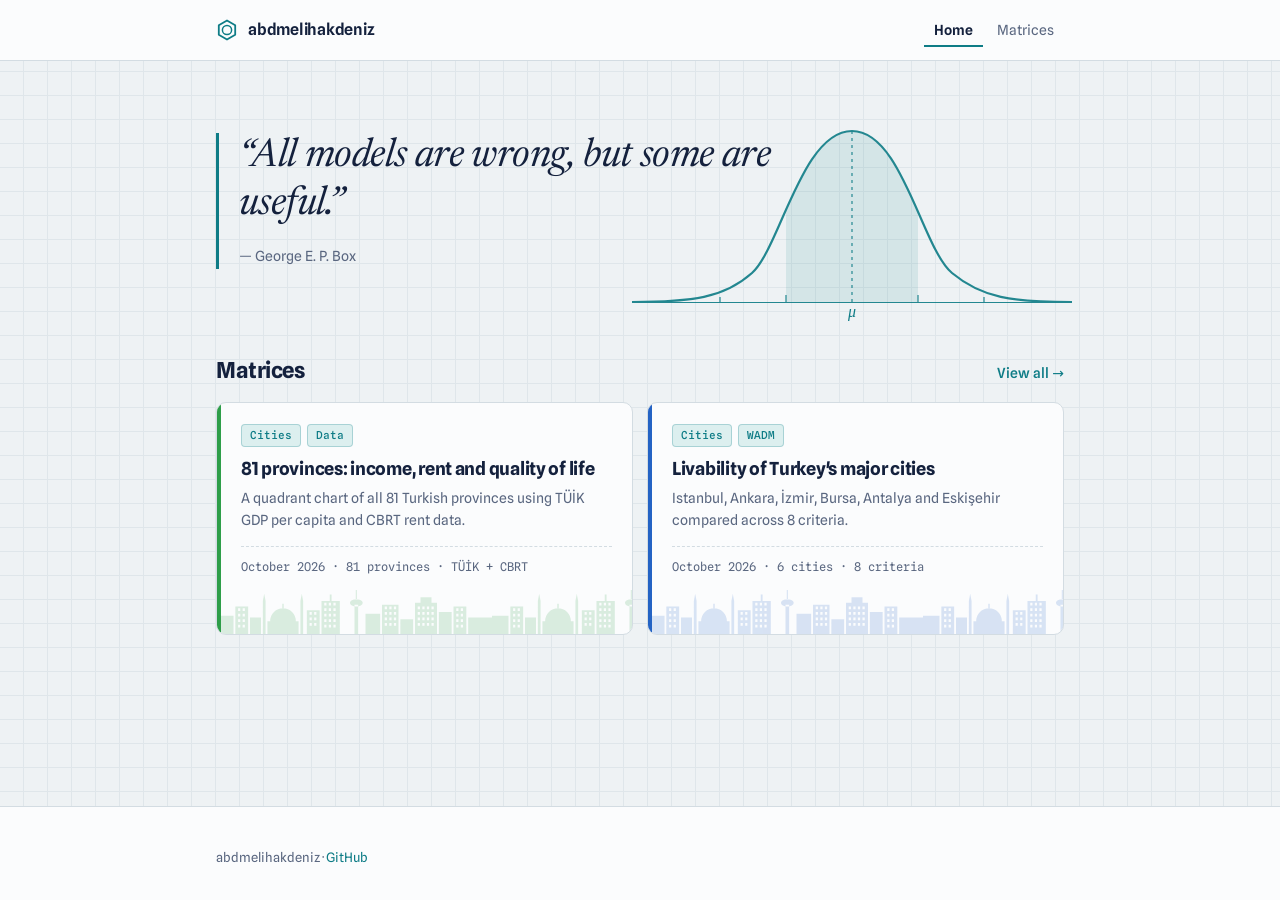
<file: index.html>
<!doctype html>
<html lang="en">
<head>
<meta charset="utf-8">
<meta name="viewport" content="width=device-width, initial-scale=1">
<title>abdmelihakdeniz</title>
<meta name="description" content="Decision matrices and data notes.">
<link rel="stylesheet" href="style.css">
</head>
<body>
<header class="site">
  <div class="container">
    <a class="brand" href="./">abdmelihakdeniz</a>
    <nav><a class="active" href="./">Home</a><a href="matrices/">Matrices</a></nav>
  </div>
</header>

<main class="container">
  <section class="hero">
    <blockquote class="quote">
      <p>“All models are wrong, but some are useful.”</p>
      <cite>— George E. P. Box</cite>
    </blockquote>
  </section>

  <div class="section-head">
    <h2>Matrices</h2>
    <a href="matrices/">View all →</a>
  </div>
  <div class="cards">
    <a class="card" data-topic="cities" href="matrices/provinces.html">
      <span class="tag">Cities</span><span class="tag">Data</span>
      <h3>81 provinces: income, rent and quality of life</h3>
      <p>A quadrant chart of all 81 Turkish provinces using TÜİK GDP per capita and CBRT rent data.</p>
      <div class="meta">October 2026 · 81 provinces · TÜİK + CBRT</div>
    </a>
    <a class="card" data-topic="cities" href="matrices/livability.html">
      <span class="tag">Cities</span><span class="tag">WADM</span>
      <h3>Livability of Turkey's major cities</h3>
      <p>Istanbul, Ankara, İzmir, Bursa, Antalya and Eskişehir compared across 8 criteria.</p>
      <div class="meta">October 2026 · 6 cities · 8 criteria</div>
    </a>
  </div>
</main>

<footer>
  <div class="container">abdmelihakdeniz · <a href="https://github.com/abdmelihakdeniz">GitHub</a></div>
</footer>
</body>
</html>
</file>
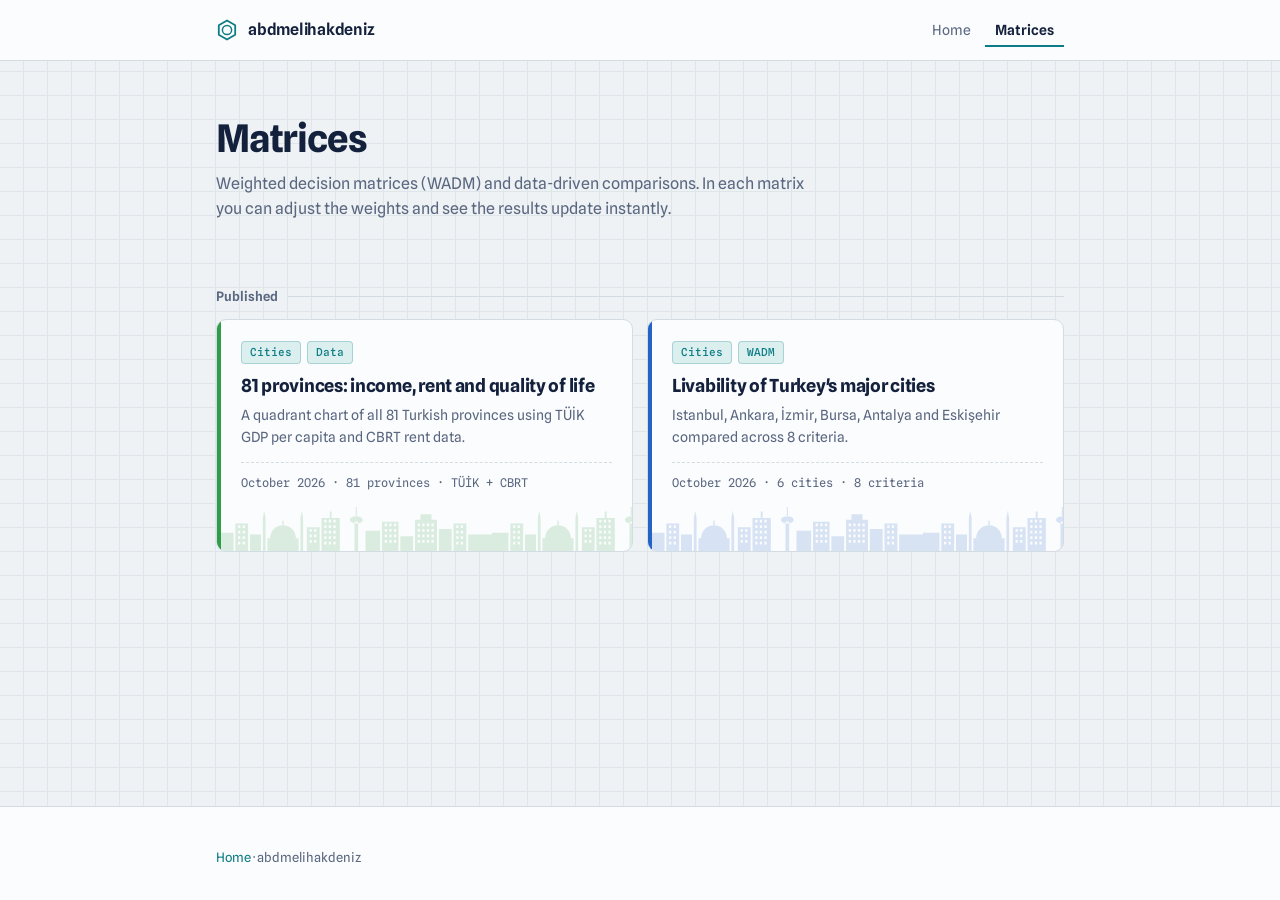
<file: matrices/index.html>
<!doctype html>
<html lang="en">
<head>
<meta charset="utf-8">
<meta name="viewport" content="width=device-width, initial-scale=1">
<title>Matrices · abdmelihakdeniz</title>
<meta name="description" content="Weighted decision matrices and data-driven comparisons.">
<link rel="stylesheet" href="../style.css">
</head>
<body>
<header class="site">
  <div class="container">
    <a class="brand" href="../">abdmelihakdeniz</a>
    <nav><a href="../">Home</a><a class="active" href="./">Matrices</a></nav>
  </div>
</header>

<main class="container">
  <section class="hero">
    <h1>Matrices</h1>
    <p>Weighted decision matrices (WADM) and data-driven comparisons. In each matrix you can adjust the weights and see the results update instantly.</p>
  </section>

  <div class="eyebrow">Published</div>
  <div class="cards">
    <a class="card" data-topic="cities" href="provinces.html">
      <span class="tag">Cities</span><span class="tag">Data</span>
      <h3>81 provinces: income, rent and quality of life</h3>
      <p>A quadrant chart of all 81 Turkish provinces using TÜİK GDP per capita and CBRT rent data.</p>
      <div class="meta">October 2026 · 81 provinces · TÜİK + CBRT</div>
    </a>
    <a class="card" data-topic="cities" href="livability.html">
      <span class="tag">Cities</span><span class="tag">WADM</span>
      <h3>Livability of Turkey's major cities</h3>
      <p>Istanbul, Ankara, İzmir, Bursa, Antalya and Eskişehir compared across 8 criteria.</p>
      <div class="meta">October 2026 · 6 cities · 8 criteria</div>
    </a>
  </div>
</main>

<footer>
  <div class="container"><a href="../">Home</a> · abdmelihakdeniz</div>
</footer>
</body>
</html>
</file>
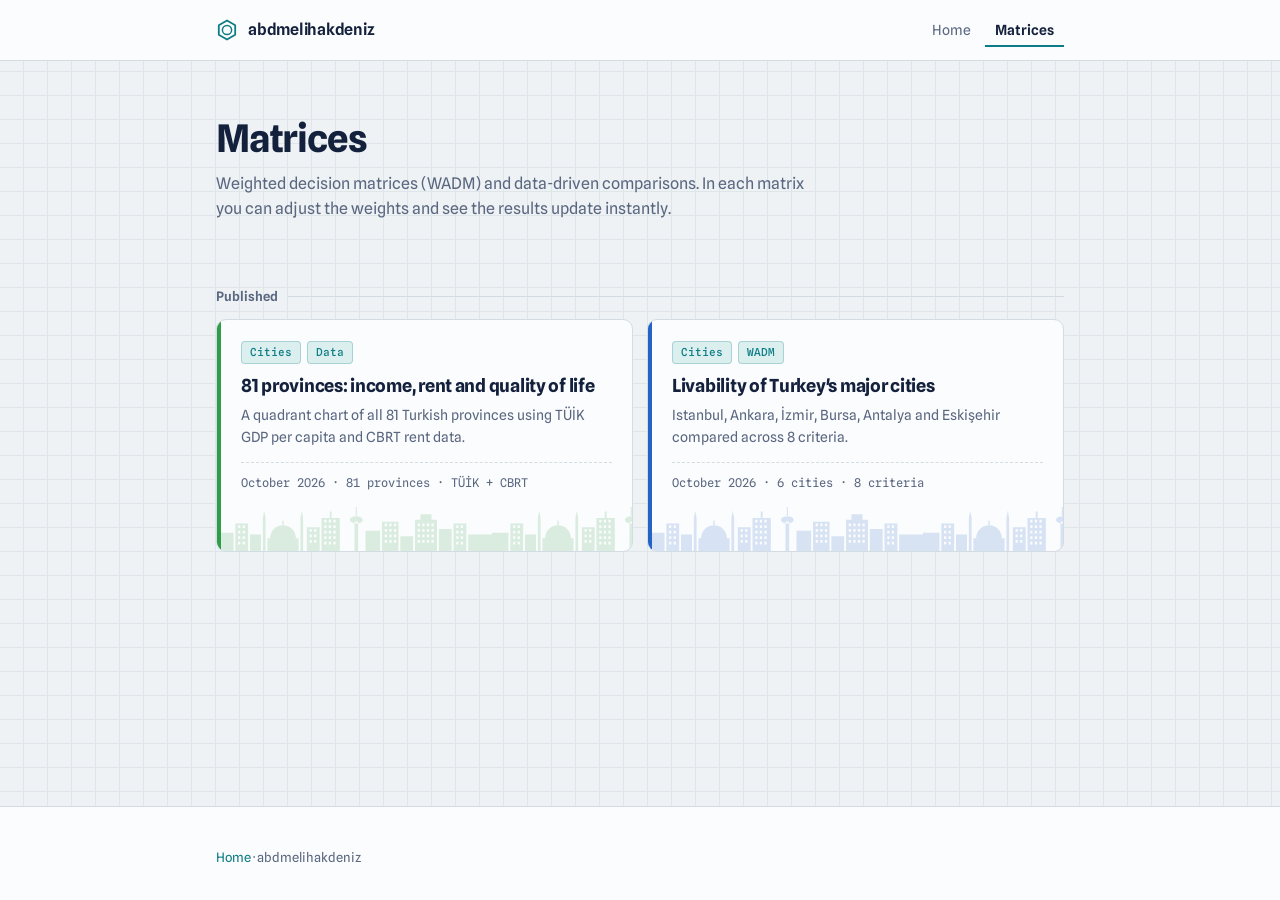
<file: matrisler/index.html>
<!doctype html>
<html lang="en"><head><meta charset="utf-8"><title>Redirecting…</title>
<meta http-equiv="refresh" content="0; url=../matrices/"><link rel="canonical" href="../matrices/">
<script>location.replace("../matrices/"+location.hash)</script></head>
<body><p>This page has moved to <a href="../matrices/">../matrices/</a>.</p></body></html>
</file>
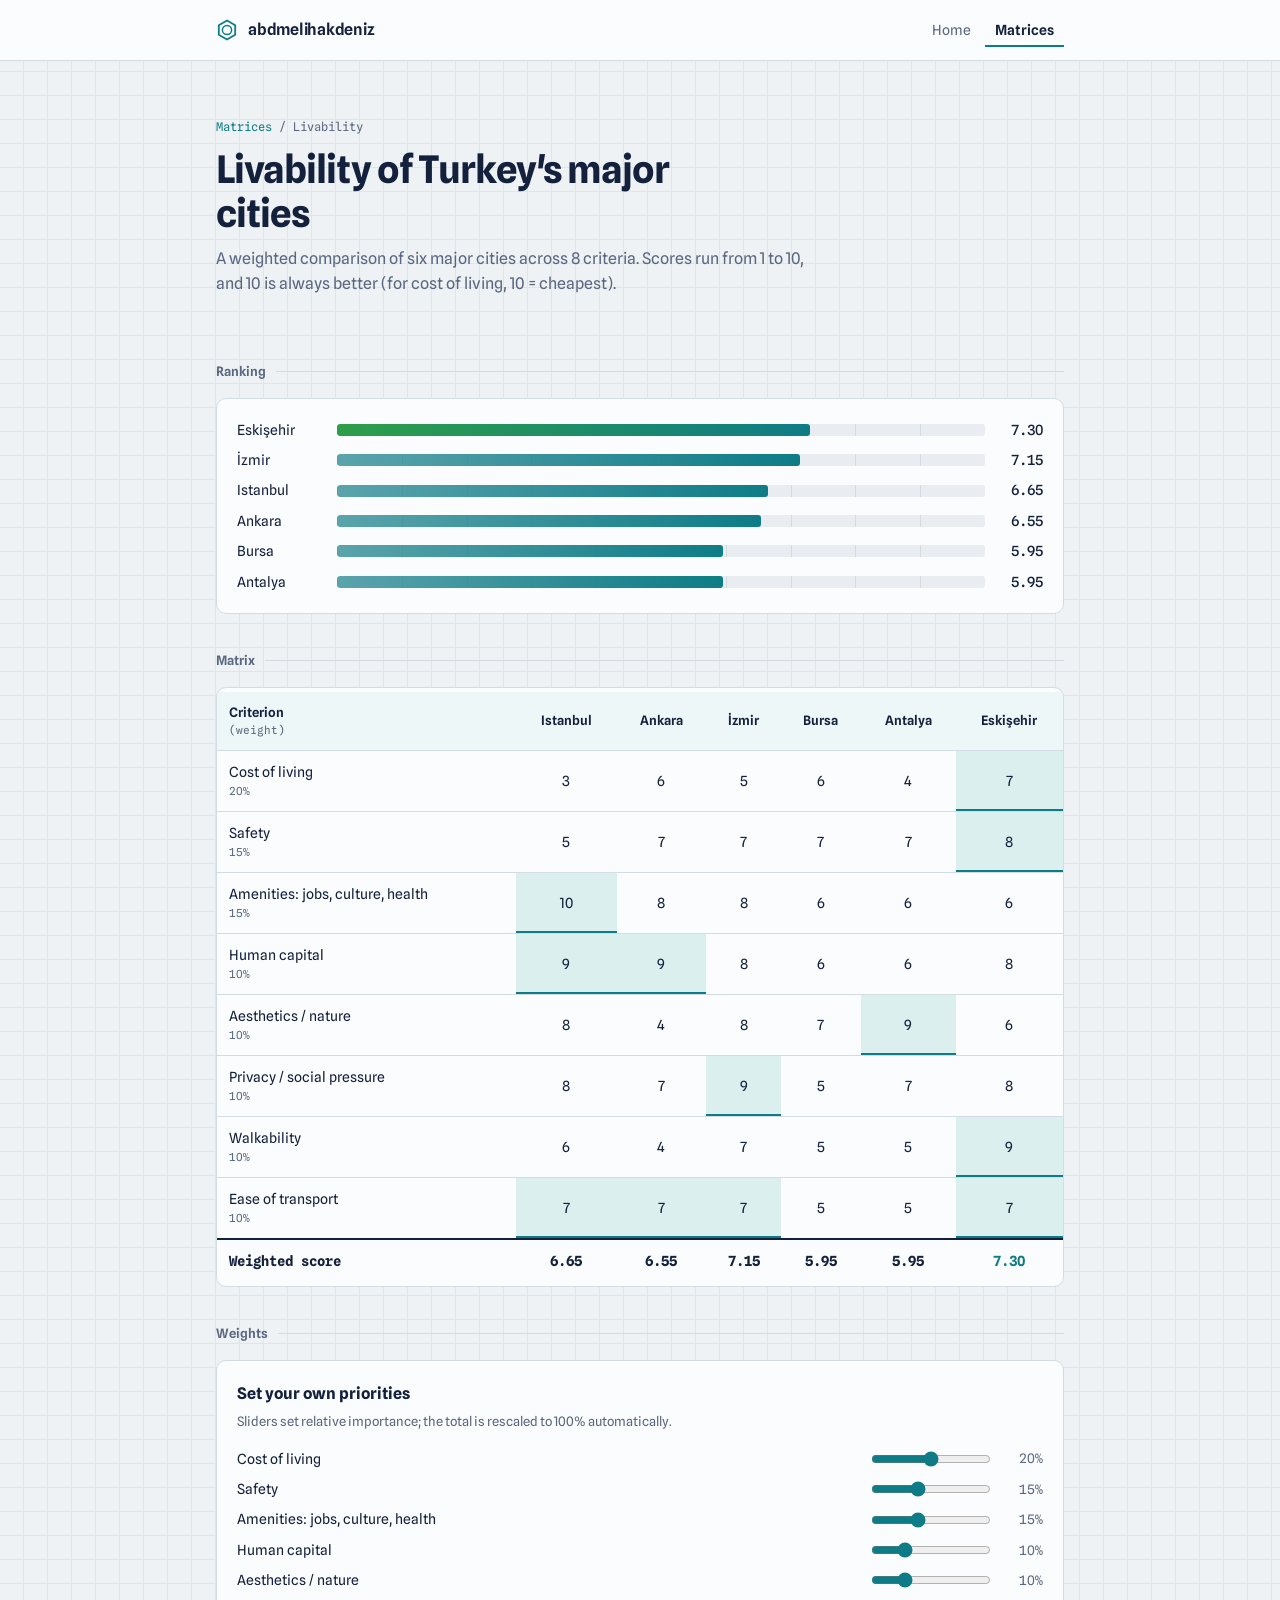
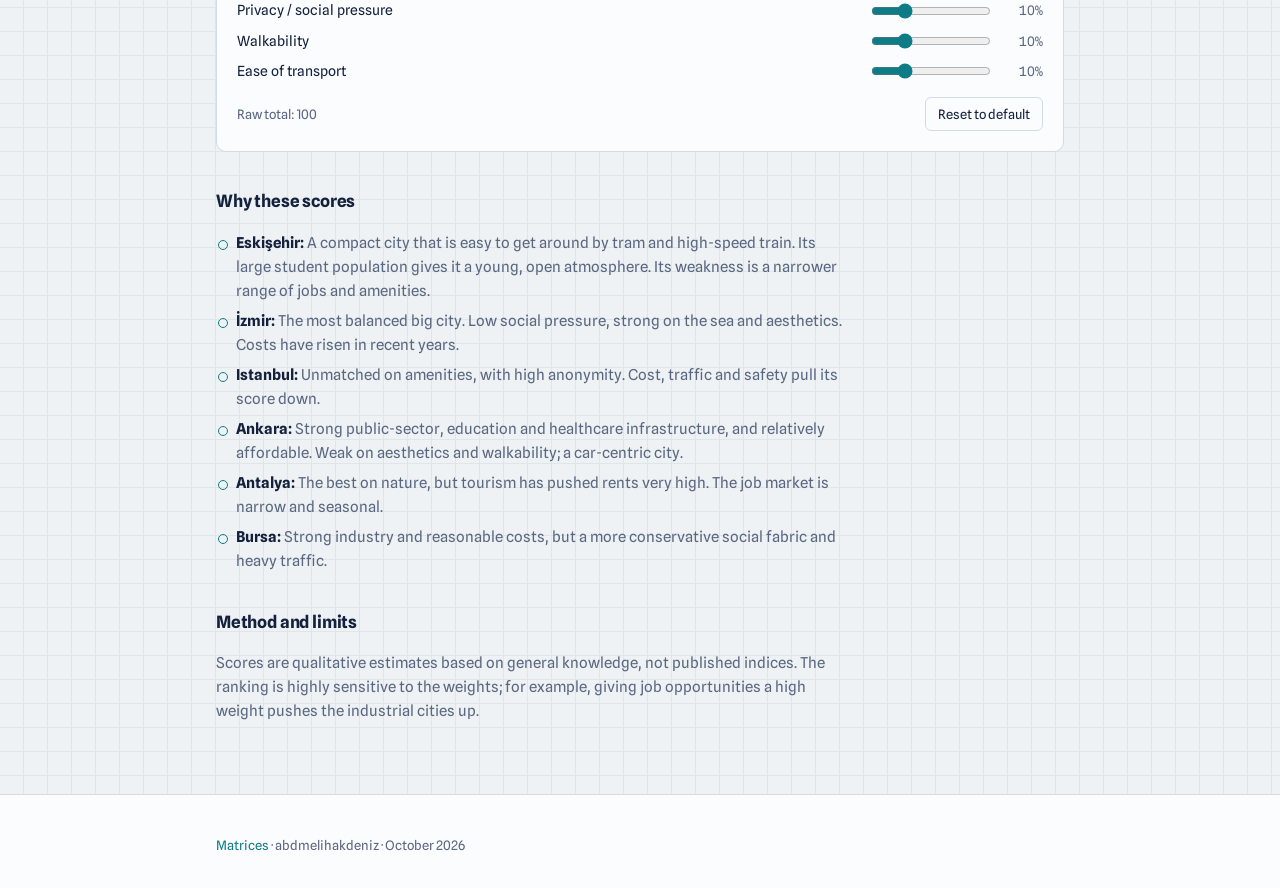
<file: matrices/livability.html>
<!doctype html>
<html lang="en">
<head>
<meta charset="utf-8">
<meta name="viewport" content="width=device-width, initial-scale=1">
<title>Livability matrix · Matrices · abdmelihakdeniz</title>
<meta name="description" content="A weighted decision matrix comparing Turkey's major cities across 8 criteria.">
<link rel="stylesheet" href="../style.css">
</head>
<body>
<header class="site">
  <div class="container">
    <a class="brand" href="../">abdmelihakdeniz</a>
    <nav><a href="../">Home</a><a class="active" href="./">Matrices</a></nav>
  </div>
</header>

<main class="container">
  <section class="hero">
    <p class="crumb"><a href="./">Matrices</a> / Livability</p>
    <h1>Livability of Turkey's major cities</h1>
    <p>A weighted comparison of six major cities across 8 criteria. Scores run from 1 to 10, and 10 is always better (for cost of living, 10 = cheapest).</p>
  </section>

  <div class="eyebrow">Ranking</div>
  <div class="panel"><div class="ranking" id="ranking"></div></div>

  <div class="eyebrow">Matrix</div>
  <div class="panel">
    <div class="table-wrap">
      <table>
        <thead><tr id="head"></tr></thead>
        <tbody id="body"></tbody>
        <tfoot><tr id="foot"></tr></tfoot>
      </table>
    </div>
  </div>

  <div class="eyebrow">Weights</div>
  <div class="panel">
    <div class="weights">
      <h2>Set your own priorities</h2>
      <p>Sliders set relative importance; the total is rescaled to 100% automatically.</p>
      <div id="weights"></div>
      <div class="w-foot"><span id="sum"></span><button id="reset" type="button">Reset to default</button></div>
    </div>
  </div>

  <section class="notes">
    <h2>Why these scores</h2>
    <ul>
      <li><strong>Eskişehir:</strong> A compact city that is easy to get around by tram and high-speed train. Its large student population gives it a young, open atmosphere. Its weakness is a narrower range of jobs and amenities.</li>
      <li><strong>İzmir:</strong> The most balanced big city. Low social pressure, strong on the sea and aesthetics. Costs have risen in recent years.</li>
      <li><strong>Istanbul:</strong> Unmatched on amenities, with high anonymity. Cost, traffic and safety pull its score down.</li>
      <li><strong>Ankara:</strong> Strong public-sector, education and healthcare infrastructure, and relatively affordable. Weak on aesthetics and walkability; a car-centric city.</li>
      <li><strong>Antalya:</strong> The best on nature, but tourism has pushed rents very high. The job market is narrow and seasonal.</li>
      <li><strong>Bursa:</strong> Strong industry and reasonable costs, but a more conservative social fabric and heavy traffic.</li>
    </ul>
    <h2>Method and limits</h2>
    <p>Scores are qualitative estimates based on general knowledge, not published indices. The ranking is highly sensitive to the weights; for example, giving job opportunities a high weight pushes the industrial cities up.</p>
  </section>
</main>

<footer>
  <div class="container"><a href="./">Matrices</a> · abdmelihakdeniz · October 2026</div>
</footer>

<script>
const cities = ["Istanbul","Ankara","İzmir","Bursa","Antalya","Eskişehir"];
const criteria = [
  { name: "Cost of living",                 w: 20, s: [3,6,5,6,4,7] },
  { name: "Safety",                         w: 15, s: [5,7,7,7,7,8] },
  { name: "Amenities: jobs, culture, health", w: 15, s: [10,8,8,6,6,6] },
  { name: "Human capital",                  w: 10, s: [9,9,8,6,6,8] },
  { name: "Aesthetics / nature",            w: 10, s: [8,4,8,7,9,6] },
  { name: "Privacy / social pressure",      w: 10, s: [8,7,9,5,7,8] },
  { name: "Walkability",                    w: 10, s: [6,4,7,5,5,9] },
  { name: "Ease of transport",              w: 10, s: [7,7,7,5,5,7] }
];
const defaults = criteria.map(c => c.w);
const fmt = n => n.toLocaleString("en-US", { minimumFractionDigits: 2, maximumFractionDigits: 2 });

document.getElementById("head").innerHTML =
  `<th>Criterion <span class="w">(weight)</span></th>` + cities.map(c => `<th>${c}</th>`).join("");

const wBox = document.getElementById("weights");
criteria.forEach((c, i) => {
  const row = document.createElement("div");
  row.className = "w-row";
  row.innerHTML = `<label for="w${i}">${c.name}</label>
    <input id="w${i}" type="range" min="0" max="40" step="1" value="${c.w}">
    <output id="o${i}"></output>`;
  wBox.appendChild(row);
  row.querySelector("input").addEventListener("input", e => { c.w = +e.target.value; render(); });
});
document.getElementById("reset").addEventListener("click", () => {
  criteria.forEach((c, i) => { c.w = defaults[i]; document.getElementById("w" + i).value = c.w; });
  render();
});

function render() {
  const total = criteria.reduce((a, c) => a + c.w, 0) || 1;
  const norm = criteria.map(c => c.w / total);
  const scores = cities.map((_, j) => criteria.reduce((a, c, i) => a + c.s[j] * norm[i], 0));
  const best = Math.max(...scores);

  document.getElementById("body").innerHTML = criteria.map((c, i) => {
    const mx = Math.max(...c.s);
    return `<tr><td class="crit">${c.name}<span class="w">${Math.round(norm[i] * 100)}%</span></td>` +
      c.s.map(v => `<td class="${v === mx ? "hi" : ""}">${v}</td>`).join("") + `</tr>`;
  }).join("");

  document.getElementById("foot").innerHTML = `<td>Weighted score</td>` +
    scores.map(s => `<td class="score ${Math.abs(s - best) < 1e-9 ? "top" : ""}">${fmt(s)}</td>`).join("");

  criteria.forEach((c, i) => { document.getElementById("o" + i).textContent = Math.round(norm[i] * 100) + "%"; });
  document.getElementById("sum").textContent = "Raw total: " + total;

  const order = cities.map((c, j) => ({ c, s: scores[j] })).sort((a, b) => b.s - a.s);
  document.getElementById("ranking").innerHTML = order.map(o =>
    `<div class="bar-row"><span>${o.c}</span><div class="bar"><i style="width:${o.s * 10}%"></i></div><b>${fmt(o.s)}</b></div>`
  ).join("");
}
render();
</script>
</body>
</html>
</file>
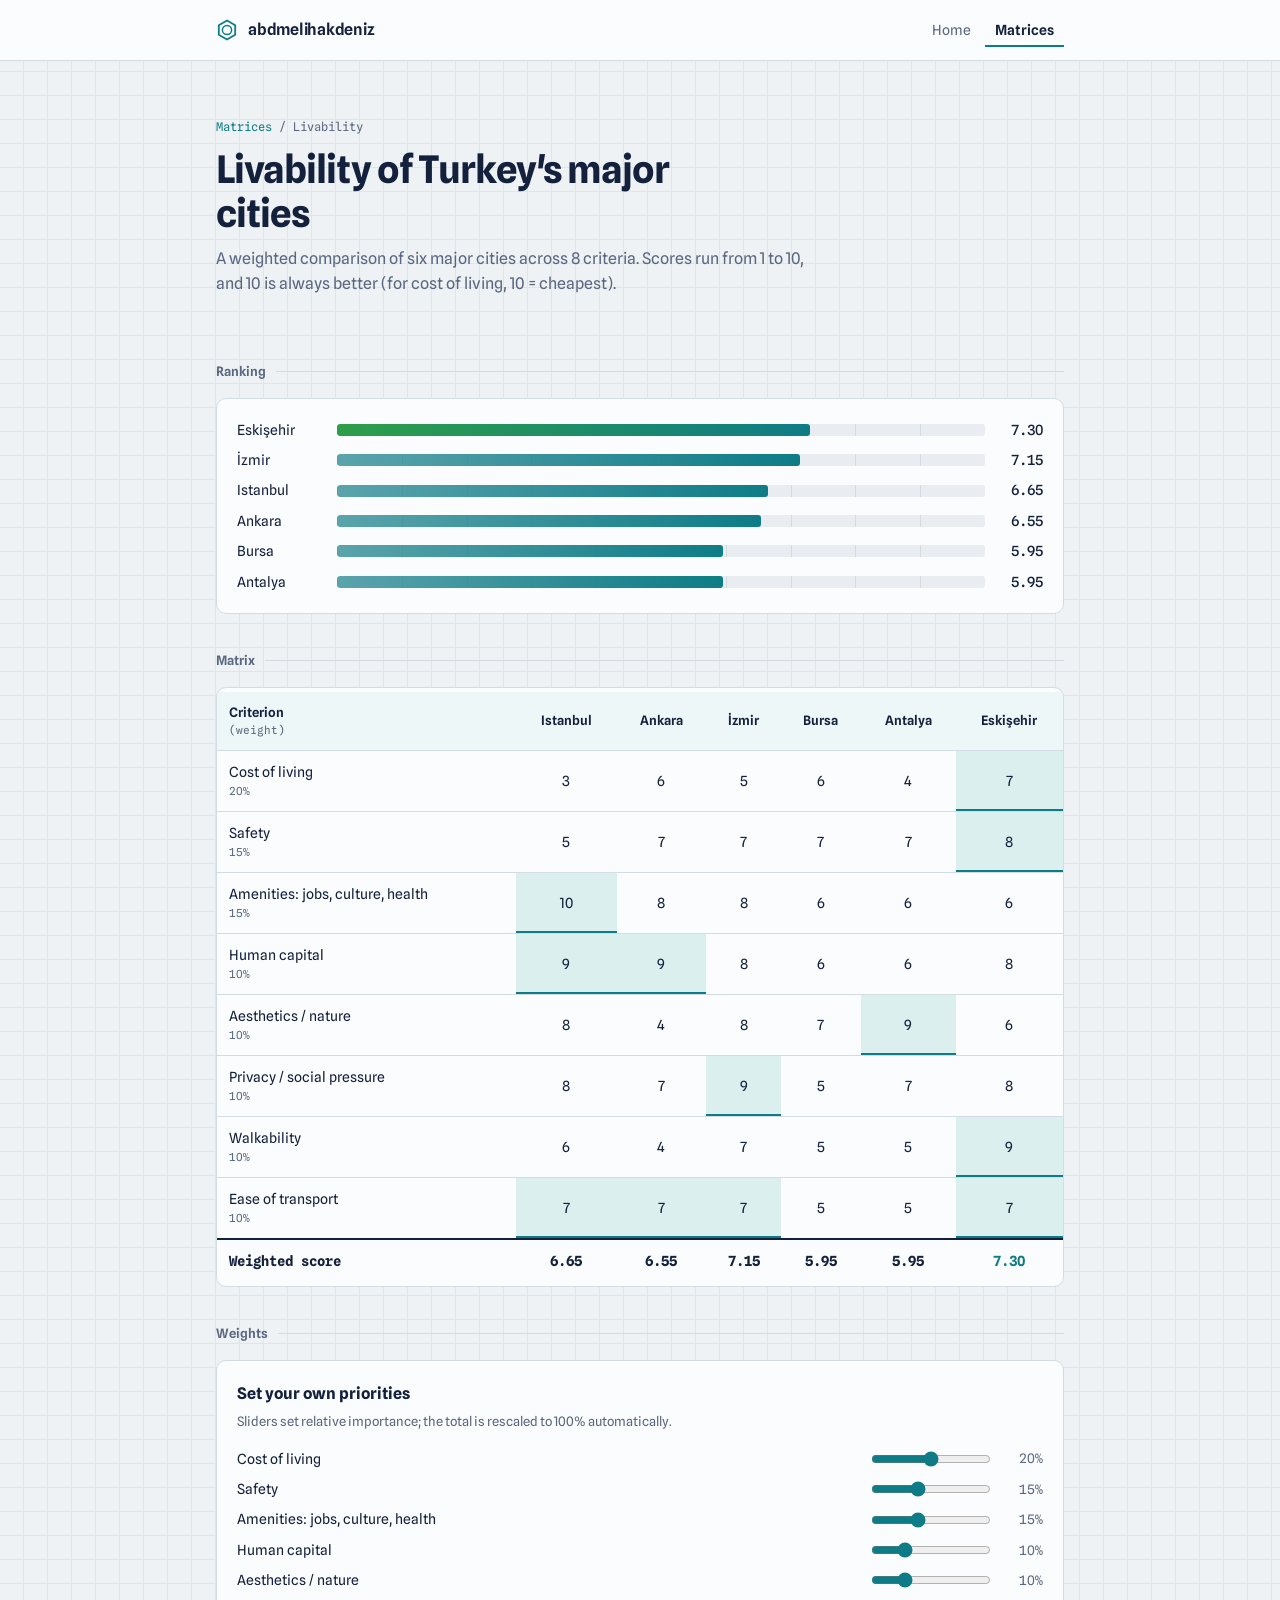
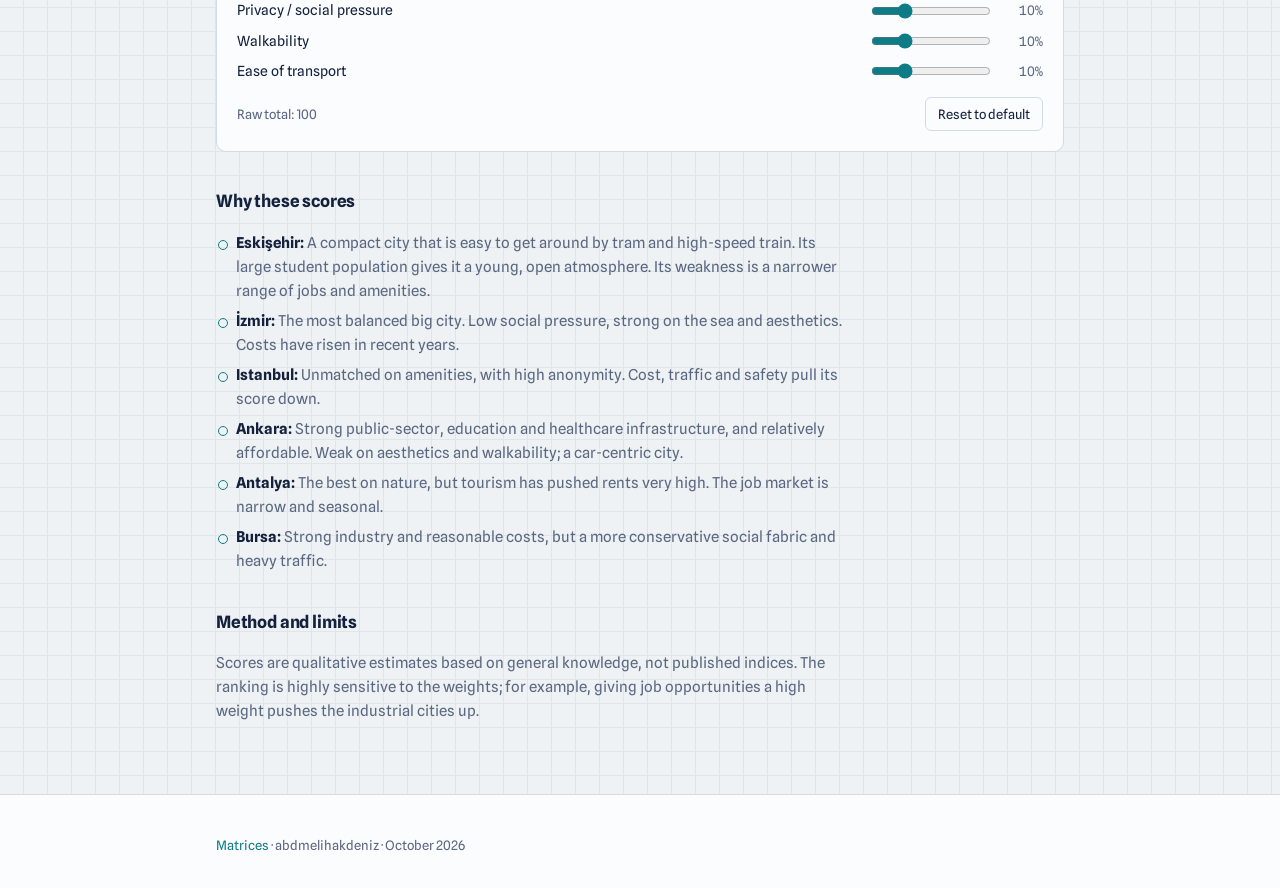
<file: matrisler/livability.html>
<!doctype html>
<html lang="en"><head><meta charset="utf-8"><title>Redirecting…</title>
<meta http-equiv="refresh" content="0; url=../matrices/livability.html"><link rel="canonical" href="../matrices/livability.html">
<script>location.replace("../matrices/livability.html"+location.hash)</script></head>
<body><p>This page has moved to <a href="../matrices/livability.html">../matrices/livability.html</a>.</p></body></html>
</file>
<file: style.css>
/* ------------------------------------------------------------------
   abdmelihakdeniz — "lab bench" theme
   Graph-paper ground, universal-indicator colours as the categorical palette, a benzene
   ring mark, and a normal distribution behind the hero quote.
   ------------------------------------------------------------------ */
@import url("https://fonts.googleapis.com/css2?family=Spline+Sans:wght@400;500;600;700&family=Spline+Sans+Mono:wght@400;500&family=Newsreader:ital,opsz,wght@1,6..72,400;1,6..72,500&display=swap");

:root {
  --bg: #eef2f4;          /* graph paper */
  --grid: #dfe6ea;        /* paper lines */
  --surface: #fbfcfd;
  --text: #14213d;        /* lab-notebook navy */
  --muted: #5a6780;
  --border: #d3dce2;
  --accent: #0e7c86;      /* agarose teal */
  --accent-soft: #dcefef;

  /* universal indicator: acid → neutral → base */
  --ph-1: #d64545;
  --ph-4: #e08a1e;
  --ph-7: #2e9e49;
  --ph-10: #2463c4;
  --ph-13: #6a3fb8;

  --radius: 10px;
  --radius-sm: 6px;
  --font-sans: "Spline Sans", system-ui, -apple-system, "Segoe UI", sans-serif;
  --font-mono: "Spline Sans Mono", ui-monospace, "SF Mono", Menlo, monospace;
  --font-serif: "Newsreader", Georgia, "Times New Roman", serif;
}
@media (prefers-color-scheme: dark) {
  :root {
    --bg: #0c1520;
    --grid: #131f2c;
    --surface: #111d29;
    --text: #e3ecf1;
    --muted: #93a3b5;
    --border: #22323f;
    --accent: #4fc3c9;
    --accent-soft: #123139;
    --ph-1: #ef6b6b;
    --ph-4: #f0a64a;
    --ph-7: #57c46f;
    --ph-10: #5b93ea;
    --ph-13: #9d7bea;
  }
}

* { box-sizing: border-box; }
html { -webkit-text-size-adjust: 100%; }
body {
  margin: 0;
  background-color: var(--bg);
  background-image:
    linear-gradient(var(--grid) 1px, transparent 1px),
    linear-gradient(90deg, var(--grid) 1px, transparent 1px);
  background-size: 24px 24px;
  background-position: -1px -1px;
  color: var(--text);
  font-family: var(--font-sans);
  font-size: 16px;
  line-height: 1.6;
  font-feature-settings: "ss01";
  min-height: 100vh; display: flex; flex-direction: column;
}
body > main { flex: 1 0 auto; width: 100%; }
::selection { background: var(--accent); color: var(--surface); }

a { color: var(--accent); text-decoration: none; }
a:hover { text-decoration: underline; text-underline-offset: 3px; }
:focus-visible { outline: 2px solid var(--accent); outline-offset: 3px; border-radius: 4px; }

.container { max-width: 880px; margin: 0 auto; padding: 0 16px; }

/* ---------- header ---------- */
header.site {
  position: relative;
  background: var(--surface);
  border-bottom: 1px solid var(--border);
}

header.site .container {
  display: flex; align-items: center; justify-content: space-between;
  height: 60px;
}
.brand {
  display: inline-flex; align-items: center; gap: 10px;
  font-weight: 600; color: var(--text); letter-spacing: -0.015em;
}
.brand::before {
  /* benzene ring */
  content: ""; width: 22px; height: 22px; flex: none;
  background: var(--accent);
  -webkit-mask: url("data:image/svg+xml,%3Csvg xmlns='http://www.w3.org/2000/svg' viewBox='0 0 22 22'%3E%3Cpath d='M11 1.5 19.2 6.25v9.5L11 20.5 2.8 15.75v-9.5Z' fill='none' stroke='black' stroke-width='1.8' stroke-linejoin='round'/%3E%3Ccircle cx='11' cy='11' r='4.6' fill='none' stroke='black' stroke-width='1.5'/%3E%3C/svg%3E") center / contain no-repeat;
          mask: url("data:image/svg+xml,%3Csvg xmlns='http://www.w3.org/2000/svg' viewBox='0 0 22 22'%3E%3Cpath d='M11 1.5 19.2 6.25v9.5L11 20.5 2.8 15.75v-9.5Z' fill='none' stroke='black' stroke-width='1.8' stroke-linejoin='round'/%3E%3Ccircle cx='11' cy='11' r='4.6' fill='none' stroke='black' stroke-width='1.5'/%3E%3C/svg%3E") center / contain no-repeat;
}
.brand:hover { text-decoration: none; }
.brand span { color: var(--accent); }

nav { display: flex; gap: 4px; }
nav a {
  color: var(--muted); font-size: 14px; padding: 6px 10px; border-radius: var(--radius-sm);
}
nav a:hover { color: var(--text); background: var(--accent-soft); text-decoration: none; }
nav a.active { color: var(--text); font-weight: 600; box-shadow: inset 0 -2px 0 var(--accent); border-radius: 0; }

/* ---------- hero ---------- */
.hero { position: relative; padding: 56px 0 28px; }
.hero h1 {
  font-size: clamp(28px, 4.4vw, 38px); line-height: 1.15; margin: 0 0 10px;
  letter-spacing: -0.025em; font-weight: 700; max-width: 22ch;
}
.hero p { color: var(--muted); margin: 0; max-width: 60ch; }

/* the quote sits on top of a normal distribution with ±1σ shaded */
.hero:has(blockquote.quote) { padding: 72px 0 40px; }
.hero:has(blockquote.quote)::before {
  content: "";
  position: absolute; z-index: 0; right: -8px; bottom: 6px;
  width: min(440px, 70%); aspect-ratio: 440 / 200;
  background: var(--accent);
  opacity: .9;
  -webkit-mask: url("data:image/svg+xml,%3Csvg xmlns='http://www.w3.org/2000/svg' viewBox='0 0 440 200'%3E%3Cpath d='M154 200V108C170 66 196 28 220 28s50 38 66 80v92Z' fill='black' fill-opacity='.13'/%3E%3Cpath d='M0 199C60 199 92 195 120 170S170 28 220 28 290 145 320 170 380 199 440 199' fill='none' stroke='black' stroke-width='2.2'/%3E%3Cpath d='M220 28v172' stroke='black' stroke-width='1.2' stroke-dasharray='3 4'/%3E%3Cpath d='M154 192v8M286 192v8M88 194v6M352 194v6M0 199.5h440' stroke='black' stroke-width='1.2'/%3E%3C/svg%3E") center / contain no-repeat;
          mask: url("data:image/svg+xml,%3Csvg xmlns='http://www.w3.org/2000/svg' viewBox='0 0 440 200'%3E%3Cpath d='M154 200V108C170 66 196 28 220 28s50 38 66 80v92Z' fill='black' fill-opacity='.13'/%3E%3Cpath d='M0 199C60 199 92 195 120 170S170 28 220 28 290 145 320 170 380 199 440 199' fill='none' stroke='black' stroke-width='2.2'/%3E%3Cpath d='M220 28v172' stroke='black' stroke-width='1.2' stroke-dasharray='3 4'/%3E%3Cpath d='M154 192v8M286 192v8M88 194v6M352 194v6M0 199.5h440' stroke='black' stroke-width='1.2'/%3E%3C/svg%3E") center / contain no-repeat;
  pointer-events: none;
}
.hero:has(blockquote.quote)::after {
  content: "μ";
  position: absolute; right: calc(min(440px, 70%) / 2 - 8px - 4px); bottom: -18px;
  font-family: var(--font-serif); font-style: italic; font-size: 16px; color: var(--accent);
}
.hero > * { position: relative; z-index: 1; }

.eyebrow {
  font-size: 13px; font-weight: 600; color: var(--muted); margin: 36px 0 12px;
  display: flex; align-items: center; gap: 10px;
}
.eyebrow::after { content: ""; flex: 1; height: 1px; background: var(--border); }

/* ---------- cards: indicator edge + a skeletal molecule ---------- */
.cards { display: grid; gap: 14px; grid-template-columns: repeat(auto-fill, minmax(280px, 1fr)); }
.card {
  --ind: var(--ph-7);
  position: relative; display: block;
  background: var(--surface); border: 1px solid var(--border);
  border-radius: var(--radius); padding: 18px 20px 16px 24px; color: var(--text);
  overflow: hidden;
  transition: border-color .15s, box-shadow .15s;
}
.cards .card:nth-child(5n+2) { --ind: var(--ph-10); }
.cards .card:nth-child(5n+3) { --ind: var(--ph-4); }
.cards .card:nth-child(5n+4) { --ind: var(--ph-13); }
.cards .card:nth-child(5n+5) { --ind: var(--ph-1); }
.card::before {
  content: ""; position: absolute; left: 0; top: 0; bottom: 0; width: 4px;
  background: var(--ind);
  transition: width .2s;
}
.card::after {
  /* skeletal formula: two fused rings with a side chain */
  content: ""; position: absolute; top: 12px; right: 12px; width: 76px; height: 52px;
  background: var(--ind); opacity: .22; pointer-events: none;
  -webkit-mask: url("data:image/svg+xml,%3Csvg xmlns='http://www.w3.org/2000/svg' viewBox='0 0 76 52'%3E%3Cg fill='none' stroke='black' stroke-width='1.6' stroke-linejoin='round' stroke-linecap='round'%3E%3Cpath d='M14 8 26 15v14l-12 7-12-7V15Z'/%3E%3Cpath d='M26 15 38 8l12 7v14l-12 7-12-7'/%3E%3Cpath d='M50 15 62 8l12 7M62 8V1'/%3E%3Cpath d='M17.5 13.5 23 16.7M17.5 30.5 23 27.3M41.5 13.5 47 16.7M41.5 30.5 47 27.3M5 16.7v10.6'/%3E%3C/g%3E%3C/svg%3E") top right / contain no-repeat;
          mask: url("data:image/svg+xml,%3Csvg xmlns='http://www.w3.org/2000/svg' viewBox='0 0 76 52'%3E%3Cg fill='none' stroke='black' stroke-width='1.6' stroke-linejoin='round' stroke-linecap='round'%3E%3Cpath d='M14 8 26 15v14l-12 7-12-7V15Z'/%3E%3Cpath d='M26 15 38 8l12 7v14l-12 7-12-7'/%3E%3Cpath d='M50 15 62 8l12 7M62 8V1'/%3E%3Cpath d='M17.5 13.5 23 16.7M17.5 30.5 23 27.3M41.5 13.5 47 16.7M41.5 30.5 47 27.3M5 16.7v10.6'/%3E%3C/g%3E%3C/svg%3E") top right / contain no-repeat;
  transition: opacity .2s;
}
.card:hover {
  border-color: var(--ind); text-decoration: none;
  box-shadow: 0 1px 0 var(--border), 0 10px 24px -16px color-mix(in srgb, var(--ind) 60%, transparent);
}
.card:hover::before { width: 6px; }
.card:hover::after { opacity: .45; }
.card > * { position: relative; }

/* city cards: a skyline (mosque, TV tower, blocks) along the bottom edge */
.card[data-topic~="cities"] { padding-bottom: 58px; }
.card[data-topic~="cities"]::after {
  top: auto; right: 0; left: 0; bottom: 0; width: auto; height: 44px;
  opacity: .16;
  -webkit-mask: url("data:image/svg+xml,%3Csvg xmlns='http://www.w3.org/2000/svg' viewBox='0 0 300 48'%3E%3Cpath fill='black' fill-rule='evenodd' d='M0 48V28h18V48ZM20 48V18h14V48ZM36 48V30h12V48ZM50 48V12l1.5-8 1.5 8V48ZM55 48V34h34V48ZM58 34a14 14 0 0 1 28 0ZM71.2 20.2V15h1.6v5.2ZM91 48V12l1.5-8 1.5 8V48ZM98 48V22h14V48ZM114 48V12h20V48ZM123 12V5h2v7ZM150 48V16h4V48ZM145 14a7 4 0 0 1 14 0a7 4 0 0 1-14 0ZM151.4 10.5V0h1.2v10.5ZM162 48V26h16V48ZM180 48V16h18V48ZM200 48V32h14V48ZM216 48V14h6V8h12v6h6V48ZM242 48V24h14V48ZM258 48V18h14V48ZM274 48V30h26V48ZM23 20h2.4v3H23ZM28 20h2.4v3H28ZM23 26h2.4v3H23ZM28 26h2.4v3H28ZM23 32h2.4v3H23ZM28 32h2.4v3H28ZM23 38h2.4v3H23ZM28 38h2.4v3H28ZM117 14h2.4v3H117ZM122 14h2.4v3H122ZM127 14h2.4v3H127ZM117 20h2.4v3H117ZM122 20h2.4v3H122ZM127 20h2.4v3H127ZM117 26h2.4v3H117ZM122 26h2.4v3H122ZM127 26h2.4v3H127ZM117 32h2.4v3H117ZM122 32h2.4v3H122ZM127 32h2.4v3H127ZM117 38h2.4v3H117ZM122 38h2.4v3H122ZM127 38h2.4v3H127ZM183 18h2.4v3H183ZM188 18h2.4v3H188ZM193 18h2.4v3H193ZM183 24h2.4v3H183ZM188 24h2.4v3H188ZM193 24h2.4v3H193ZM183 30h2.4v3H183ZM188 30h2.4v3H188ZM193 30h2.4v3H193ZM183 36h2.4v3H183ZM188 36h2.4v3H188ZM193 36h2.4v3H193ZM219 18h2.4v3H219ZM224 18h2.4v3H224ZM229 18h2.4v3H229ZM234 18h2.4v3H234ZM219 24h2.4v3H219ZM224 24h2.4v3H224ZM229 24h2.4v3H229ZM234 24h2.4v3H234ZM219 30h2.4v3H219ZM224 30h2.4v3H224ZM229 30h2.4v3H229ZM234 30h2.4v3H234ZM219 36h2.4v3H219ZM224 36h2.4v3H224ZM229 36h2.4v3H229ZM234 36h2.4v3H234ZM261 20h2.4v3H261ZM266 20h2.4v3H266ZM261 26h2.4v3H261ZM266 26h2.4v3H266ZM261 32h2.4v3H261ZM266 32h2.4v3H266ZM261 38h2.4v3H261ZM266 38h2.4v3H266ZM101 24h2.4v3H101ZM106 24h2.4v3H106ZM101 30h2.4v3H101ZM106 30h2.4v3H106ZM101 36h2.4v3H101ZM106 36h2.4v3H106Z'/%3E%3C/svg%3E") left bottom / 275px 44px repeat-x;
          mask: url("data:image/svg+xml,%3Csvg xmlns='http://www.w3.org/2000/svg' viewBox='0 0 300 48'%3E%3Cpath fill='black' fill-rule='evenodd' d='M0 48V28h18V48ZM20 48V18h14V48ZM36 48V30h12V48ZM50 48V12l1.5-8 1.5 8V48ZM55 48V34h34V48ZM58 34a14 14 0 0 1 28 0ZM71.2 20.2V15h1.6v5.2ZM91 48V12l1.5-8 1.5 8V48ZM98 48V22h14V48ZM114 48V12h20V48ZM123 12V5h2v7ZM150 48V16h4V48ZM145 14a7 4 0 0 1 14 0a7 4 0 0 1-14 0ZM151.4 10.5V0h1.2v10.5ZM162 48V26h16V48ZM180 48V16h18V48ZM200 48V32h14V48ZM216 48V14h6V8h12v6h6V48ZM242 48V24h14V48ZM258 48V18h14V48ZM274 48V30h26V48ZM23 20h2.4v3H23ZM28 20h2.4v3H28ZM23 26h2.4v3H23ZM28 26h2.4v3H28ZM23 32h2.4v3H23ZM28 32h2.4v3H28ZM23 38h2.4v3H23ZM28 38h2.4v3H28ZM117 14h2.4v3H117ZM122 14h2.4v3H122ZM127 14h2.4v3H127ZM117 20h2.4v3H117ZM122 20h2.4v3H122ZM127 20h2.4v3H127ZM117 26h2.4v3H117ZM122 26h2.4v3H122ZM127 26h2.4v3H127ZM117 32h2.4v3H117ZM122 32h2.4v3H122ZM127 32h2.4v3H127ZM117 38h2.4v3H117ZM122 38h2.4v3H122ZM127 38h2.4v3H127ZM183 18h2.4v3H183ZM188 18h2.4v3H188ZM193 18h2.4v3H193ZM183 24h2.4v3H183ZM188 24h2.4v3H188ZM193 24h2.4v3H193ZM183 30h2.4v3H183ZM188 30h2.4v3H188ZM193 30h2.4v3H193ZM183 36h2.4v3H183ZM188 36h2.4v3H188ZM193 36h2.4v3H193ZM219 18h2.4v3H219ZM224 18h2.4v3H224ZM229 18h2.4v3H229ZM234 18h2.4v3H234ZM219 24h2.4v3H219ZM224 24h2.4v3H224ZM229 24h2.4v3H229ZM234 24h2.4v3H234ZM219 30h2.4v3H219ZM224 30h2.4v3H224ZM229 30h2.4v3H229ZM234 30h2.4v3H234ZM219 36h2.4v3H219ZM224 36h2.4v3H224ZM229 36h2.4v3H229ZM234 36h2.4v3H234ZM261 20h2.4v3H261ZM266 20h2.4v3H266ZM261 26h2.4v3H261ZM266 26h2.4v3H266ZM261 32h2.4v3H261ZM266 32h2.4v3H266ZM261 38h2.4v3H261ZM266 38h2.4v3H266ZM101 24h2.4v3H101ZM106 24h2.4v3H106ZM101 30h2.4v3H101ZM106 30h2.4v3H106ZM101 36h2.4v3H101ZM106 36h2.4v3H106Z'/%3E%3C/svg%3E") left bottom / 275px 44px repeat-x;
}
.card[data-topic~="cities"]:hover::after { opacity: .3; }
.card h3 { margin: 10px 0 6px; font-size: 18px; line-height: 1.3; letter-spacing: -0.015em; }
.card p { margin: 0; color: var(--muted); font-size: 14px; }
.card .meta {
  margin-top: 14px; padding-top: 10px; border-top: 1px dashed var(--border);
  font-family: var(--font-mono); font-size: 12px; color: var(--muted);
}

.tag {
  display: inline-block; font-family: var(--font-mono); font-size: 11px; font-weight: 500;
  padding: 2px 8px; border-radius: 4px; margin-right: 6px;
  background: var(--accent-soft); color: var(--accent);
  border: 1px solid color-mix(in srgb, var(--accent) 25%, transparent);
}

/* ---------- panels, tables, controls ---------- */
.panel {
  background: var(--surface); border: 1px solid var(--border);
  border-radius: var(--radius); padding: 4px 0; margin-top: 16px;
}
.table-wrap { overflow-x: auto; }
table { border-collapse: collapse; width: 100%; min-width: 620px; font-size: 14px; }
th, td { padding: 10px 12px; border-bottom: 1px solid var(--border); text-align: center; }
th:first-child, td:first-child { text-align: left; }
thead th { font-weight: 600; font-size: 13px; background: color-mix(in srgb, var(--accent-soft) 45%, transparent); }
tbody tr:hover td { background: color-mix(in srgb, var(--accent-soft) 35%, transparent); }
td.crit { white-space: nowrap; }
.w { display: block; color: var(--muted); font-family: var(--font-mono); font-size: 11px; font-weight: 400; }
tbody tr:last-child td { border-bottom: none; }
tfoot td { font-weight: 700; border-top: 2px solid var(--text); border-bottom: none; }
tfoot td.top { color: var(--accent); }
td.score, tfoot td { font-family: var(--font-mono); font-variant-numeric: tabular-nums; }
td.hi { background: var(--accent-soft); box-shadow: inset 0 -2px 0 var(--accent); }

.weights { padding: 16px 20px; }
.weights h2 { font-size: 16px; margin: 0 0 4px; }
.weights p { margin: 0 0 12px; font-size: 13px; color: var(--muted); }
.w-row { display: grid; grid-template-columns: 1fr 120px 44px; gap: 10px; align-items: center; padding: 4px 0; font-size: 14px; }
.w-row input { width: 100%; accent-color: var(--accent); }
.w-row output { text-align: right; font-family: var(--font-mono); font-variant-numeric: tabular-nums; color: var(--muted); font-size: 13px; }
.w-foot { display: flex; justify-content: space-between; align-items: center; margin-top: 10px; font-size: 13px; color: var(--muted); }
button {
  font: inherit; font-size: 13px; padding: 6px 12px; border-radius: var(--radius-sm);
  border: 1px solid var(--border); background: var(--surface); color: var(--text); cursor: pointer;
  transition: border-color .15s, background .15s;
}
button:hover { border-color: var(--accent); background: var(--accent-soft); }

/* ranking bars read like a histogram */
.ranking { display: grid; gap: 8px; padding: 16px 20px; }
.bar-row { display: grid; grid-template-columns: 90px 1fr 48px; gap: 10px; align-items: center; font-size: 14px; }
.bar { height: 12px; background: repeating-linear-gradient(90deg, var(--border) 0 1px, transparent 1px 10%), color-mix(in srgb, var(--border) 45%, transparent); border-radius: 3px; overflow: hidden; }
.bar > i { display: block; height: 100%; background: linear-gradient(90deg, color-mix(in srgb, var(--accent) 65%, transparent), var(--accent)); border-radius: 3px; transition: width .25s; }
.ranking .bar-row:first-child .bar > i { background: linear-gradient(90deg, var(--ph-7), var(--accent)); }
.bar-row b { text-align: right; font-family: var(--font-mono); font-weight: 500; font-variant-numeric: tabular-nums; }

/* ---------- prose ---------- */
.notes { color: var(--muted); font-size: 15px; max-width: 70ch; }
.notes h2 { color: var(--text); font-size: 17px; margin: 36px 0 8px; letter-spacing: -0.01em; }
.notes ul { padding-left: 0; list-style: none; }
.notes li { position: relative; padding-left: 20px; margin: 6px 0; }
.notes li::before {
  content: ""; position: absolute; left: 2px; top: .62em; width: 8px; height: 8px;
  border: 1.5px solid var(--accent); border-radius: 50%;
}
.notes strong { color: var(--text); }

footer {
  color: var(--muted); font-size: 13px; padding: 40px 0 32px; margin-top: 56px;
  border-top: 1px solid var(--border); background: var(--surface);
}

.crumb { font-family: var(--font-mono); font-size: 12px; color: var(--muted); margin: 0 0 12px !important; }
.section-head { display: flex; align-items: baseline; justify-content: space-between; gap: 12px; margin: 44px 0 14px; }
.section-head h2 { font-size: 22px; margin: 0; letter-spacing: -0.02em; }
.section-head a { font-size: 14px; font-weight: 500; }
.lead { font-size: 17px; }

blockquote.quote { margin: 0; padding: 0 0 0 20px; border-left: 3px solid var(--accent); max-width: 560px; }
blockquote.quote p {
  font-family: var(--font-serif); font-style: italic; font-weight: 400;
  font-size: clamp(28px, 5vw, 40px); line-height: 1.2; margin: 0 0 14px;
  letter-spacing: -0.015em; color: var(--text);
}
blockquote.quote cite { font-style: normal; font-size: 14px; color: var(--muted); }

@media (max-width: 560px) {
  .hero:has(blockquote.quote) { padding: 48px 0 calc(40vw + 36px); }
  .hero:has(blockquote.quote)::before { width: 88%; right: 6%; }
  .hero:has(blockquote.quote)::after { right: calc(6% + 44% - 4px); }
  .w-row { grid-template-columns: 1fr 90px 38px; }
  nav a { padding: 6px 8px; }
}

@media (prefers-reduced-motion: reduce) {
  *, *::before, *::after { animation: none !important; transition: none !important; }
}

/* ---------- callout ---------- */
.callout { background: var(--accent-soft); border: 1px solid var(--accent); border-radius: var(--radius); padding: 18px 20px; margin-top: 16px; }
.callout h2 { font-size: 17px; margin: 0 0 8px; color: var(--text); }
.callout p { margin: 0 0 10px; font-size: 14px; color: var(--text); }
.callout p:last-child { margin-bottom: 0; }
.callout table { min-width: 0; font-size: 13px; margin: 6px 0 12px; background: var(--surface); border-radius: 8px; overflow: hidden; }
.callout td, .callout th { padding: 7px 8px; }
.callout td:first-child { font-weight: 600; }
</file>
